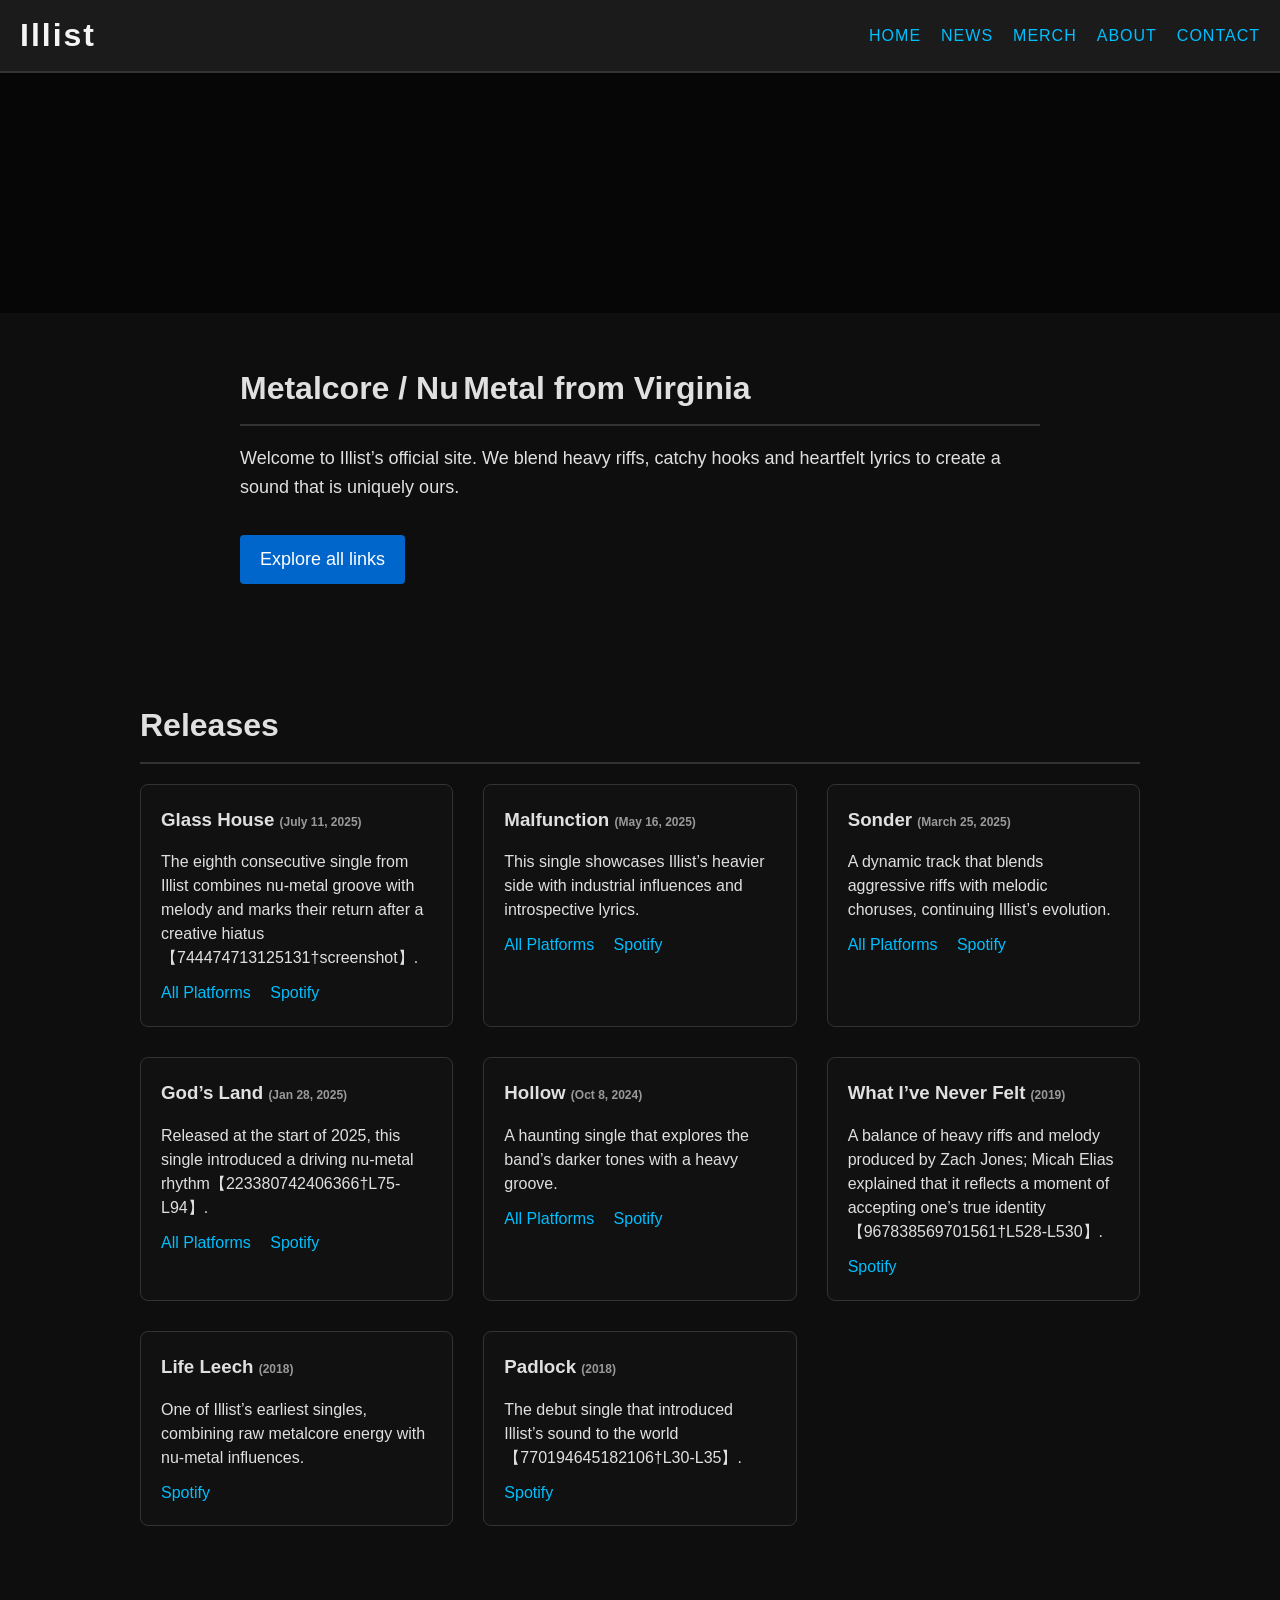
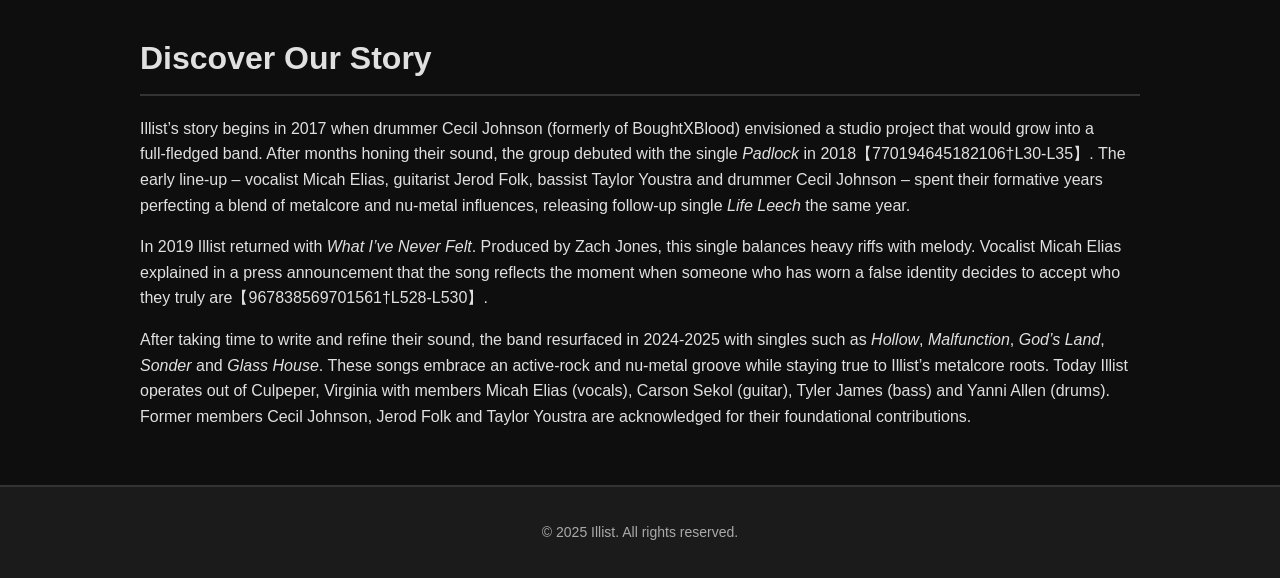
<file: index.html>
<!DOCTYPE html>
<html lang="en">
<head>
  <meta charset="UTF-8">
  <meta name="viewport" content="width=device-width, initial-scale=1.0">
  <title>Illist – Metalcore / Nu Metal from Virginia</title>
  <!-- Meta description for SEO and social sharing -->
  <meta name="description" content="Official website for Illist, a metalcore/nu metal band from Virginia. Explore news, releases, merchandise and contact information, and learn more about the band’s story.">
  <link rel="stylesheet" href="style.css">
  <!-- Inline styles used for the intro and releases grid (carried over from the original site) -->
  <style>
    /* Intro section styles */
    #intro {
      max-width: 800px;
      margin: 50px auto;
      text-align: left;
      padding: 0 20px;
    }
    #intro h2 {
      font-size: 32px;
      margin-bottom: 10px;
    }
    #intro p {
      font-size: 18px;
      line-height: 1.6;
    }
    #intro .btn {
      display: inline-block;
      margin-top: 15px;
      padding: 10px 20px;
      background-color: #0066cc;
      color: #fff;
      border-radius: 4px;
    }
    #intro .btn:hover {
      background-color: #0080ff;
    }
    /* Releases grid styles */
    .release-grid {
      display: grid;
      grid-template-columns: repeat(auto-fill, minmax(300px, 1fr));
      gap: 30px;
      margin-top: 20px;
    }
    .release-item {
      background-color: #111111;
      padding: 20px;
      border: 1px solid #333;
      border-radius: 8px;
    }
    .release-item h3 {
      margin-top: 0;
      margin-bottom: 5px;
    }
    .release-item small {
      color: #999;
      font-size: 12px;
    }
    .release-item p {
      margin-bottom: 10px;
      line-height: 1.5;
    }
    .release-item .links a {
      display: inline-block;
      margin-right: 15px;
      color: #00bfff;
    }
    .release-item .links a:hover {
      color: #66d9ff;
    }
  </style>
</head>
<body>
  <header>
    <h1>Illist</h1>
    <nav>
      <!-- Unified navigation across the site. Added News and Contact links and kept About dropdown for members -->
      <ul class="menu">
        <li><a href="index.html">Home</a></li>
        <li><a href="news.html">News</a></li>
        <li><a href="merch.html">Merch</a></li>
        <li>
          <a href="about.html">About</a>
          <ul class="submenu">
            <li><a href="micah.html">Micah Elias</a></li>
            <li><a href="carson.html">Carson Sekol</a></li>
            <li><a href="tyler.html">Tyler James</a></li>
            <li><a href="yanni.html">Yanni Allen</a></li>
            <li><a href="jerod.html">Jerod Folk</a></li>
            <li><a href="taylor.html">Taylor Youstra</a></li>
            <li><a href="cecil.html">Cecil Johnson</a></li>
          </ul>
        </li>
        <li><a href="contact.html">Contact</a></li>
      </ul>
    </nav>
  </header>

  <!-- Hero section uses a dark grunge background image via CSS. The content is kept minimal for visual impact. -->
  <div class="hero">
    <div class="hero-content">
      <!-- No headline here; the hero’s background image and overlay create atmosphere. -->
    </div>
  </div>

  <!-- Introductory section with tagline and link to the band’s Linktree -->
  <section id="intro">
    <h2>Metalcore / Nu Metal from Virginia</h2>
    <p>Welcome to Illist’s official site. We blend heavy riffs, catchy hooks and heartfelt lyrics to create a sound that is uniquely ours.</p>
    <p><a class="btn" href="https://linktr.ee/illist_band" target="_blank">Explore all links</a></p>
  </section>

  <!-- Releases listing from newest to oldest. Each item includes a release date, description and streaming links. -->
  <section id="releases">
    <h2>Releases</h2>
    <div class="release-grid">
      <div class="release-item">
        <h3>Glass House <small>(July 11, 2025)</small></h3>
        <p>The eighth consecutive single from Illist combines nu‑metal groove with melody and marks their return after a creative hiatus【744474713125131†screenshot】.</p>
        <div class="links">
          <a href="https://ffm.to/illistglasshouse" target="_blank">All Platforms</a>
          <a href="https://open.spotify.com/artist/4bZ7k4AkB3iS3TSi1lhoG" target="_blank">Spotify</a>
        </div>
      </div>
      <div class="release-item">
        <h3>Malfunction <small>(May 16, 2025)</small></h3>
        <p>This single showcases Illist’s heavier side with industrial influences and introspective lyrics.</p>
        <div class="links">
          <a href="https://ffm.to/illist-malfunction" target="_blank">All Platforms</a>
          <a href="https://open.spotify.com/artist/4bZ7k4AkB3iS3TSi1lhoG" target="_blank">Spotify</a>
        </div>
      </div>
      <div class="release-item">
        <h3>Sonder <small>(March 25, 2025)</small></h3>
        <p>A dynamic track that blends aggressive riffs with melodic choruses, continuing Illist’s evolution.</p>
        <div class="links">
          <a href="https://ffm.to/illist-sonder" target="_blank">All Platforms</a>
          <a href="https://open.spotify.com/artist/4bZ7k4AkB3iS3TSi1lhoG" target="_blank">Spotify</a>
        </div>
      </div>
      <div class="release-item">
        <h3>God’s Land <small>(Jan 28, 2025)</small></h3>
        <p>Released at the start of 2025, this single introduced a driving nu‑metal rhythm【223380742406366†L75-L94】.</p>
        <div class="links">
          <a href="https://ffm.to/illist-godsland" target="_blank">All Platforms</a>
          <a href="https://open.spotify.com/artist/4bZ7k4AkB3iS3TSi1lhoG" target="_blank">Spotify</a>
        </div>
      </div>
      <div class="release-item">
        <h3>Hollow <small>(Oct 8, 2024)</small></h3>
        <p>A haunting single that explores the band’s darker tones with a heavy groove.</p>
        <div class="links">
          <a href="https://ffm.to/illist-hollow" target="_blank">All Platforms</a>
          <a href="https://open.spotify.com/artist/4bZ7k4AkB3iS3TSi1lhoG" target="_blank">Spotify</a>
        </div>
      </div>
      <div class="release-item">
        <h3>What I’ve Never Felt <small>(2019)</small></h3>
        <p>A balance of heavy riffs and melody produced by Zach Jones; Micah Elias explained that it reflects a moment of accepting one’s true identity【967838569701561†L528-L530】.</p>
        <div class="links">
          <a href="https://open.spotify.com/artist/4bZ7k4AkB3iS3TSi1lhoG" target="_blank">Spotify</a>
        </div>
      </div>
      <div class="release-item">
        <h3>Life Leech <small>(2018)</small></h3>
        <p>One of Illist’s earliest singles, combining raw metalcore energy with nu‑metal influences.</p>
        <div class="links">
          <a href="https://open.spotify.com/artist/4bZ7k4AkB3iS3TSi1lhoG" target="_blank">Spotify</a>
        </div>
      </div>
      <div class="release-item">
        <h3>Padlock <small>(2018)</small></h3>
        <p>The debut single that introduced Illist’s sound to the world【770194645182106†L30-L35】.</p>
        <div class="links">
          <a href="https://open.spotify.com/artist/4bZ7k4AkB3iS3TSi1lhoG" target="_blank">Spotify</a>
        </div>
      </div>
    </div>
  </section>

  <!-- Story section summarising the band’s history with citations from credible sources -->
  <section id="story">
    <h2>Discover Our Story</h2>
    <p>Illist’s story begins in 2017 when drummer Cecil Johnson (formerly of BoughtXBlood) envisioned a studio project that would grow into a full‑fledged band. After months honing their sound, the group debuted with the single <em>Padlock</em> in 2018【770194645182106†L30-L35】. The early line‑up – vocalist Micah Elias, guitarist Jerod Folk, bassist Taylor Youstra and drummer Cecil Johnson – spent their formative years perfecting a blend of metalcore and nu‑metal influences, releasing follow‑up single <em>Life Leech</em> the same year.</p>
    <p>In 2019 Illist returned with <em>What I’ve Never Felt</em>. Produced by Zach Jones, this single balances heavy riffs with melody. Vocalist Micah Elias explained in a press announcement that the song reflects the moment when someone who has worn a false identity decides to accept who they truly are【967838569701561†L528-L530】.</p>
    <p>After taking time to write and refine their sound, the band resurfaced in 2024‑2025 with singles such as <em>Hollow</em>, <em>Malfunction</em>, <em>God’s Land</em>, <em>Sonder</em> and <em>Glass House</em>. These songs embrace an active‑rock and nu‑metal groove while staying true to Illist’s metalcore roots. Today Illist operates out of Culpeper, Virginia with members Micah Elias (vocals), Carson Sekol (guitar), Tyler James (bass) and Yanni Allen (drums). Former members Cecil Johnson, Jerod Folk and Taylor Youstra are acknowledged for their foundational contributions.</p>
  </section>

  <footer>
    <p>&copy; 2025 Illist. All rights reserved.</p>
  </footer>
</body>
</html>
</file>
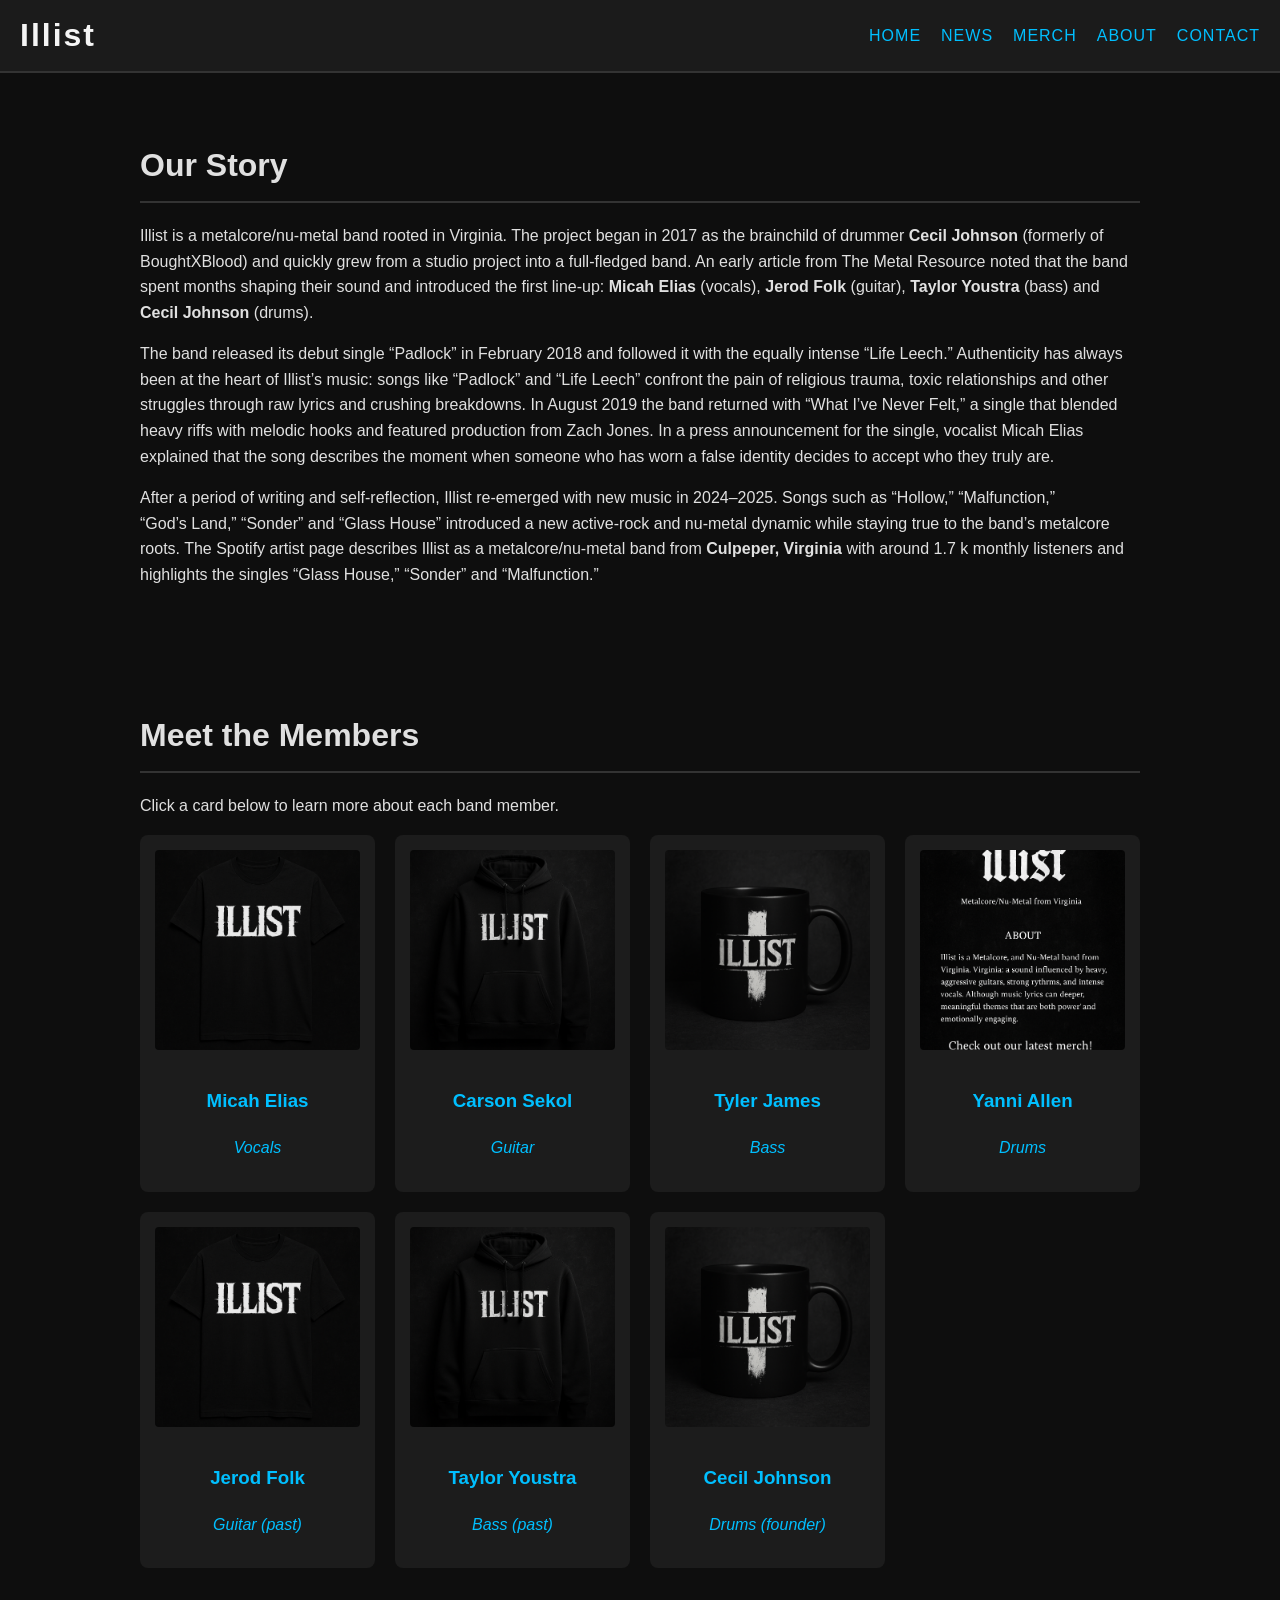
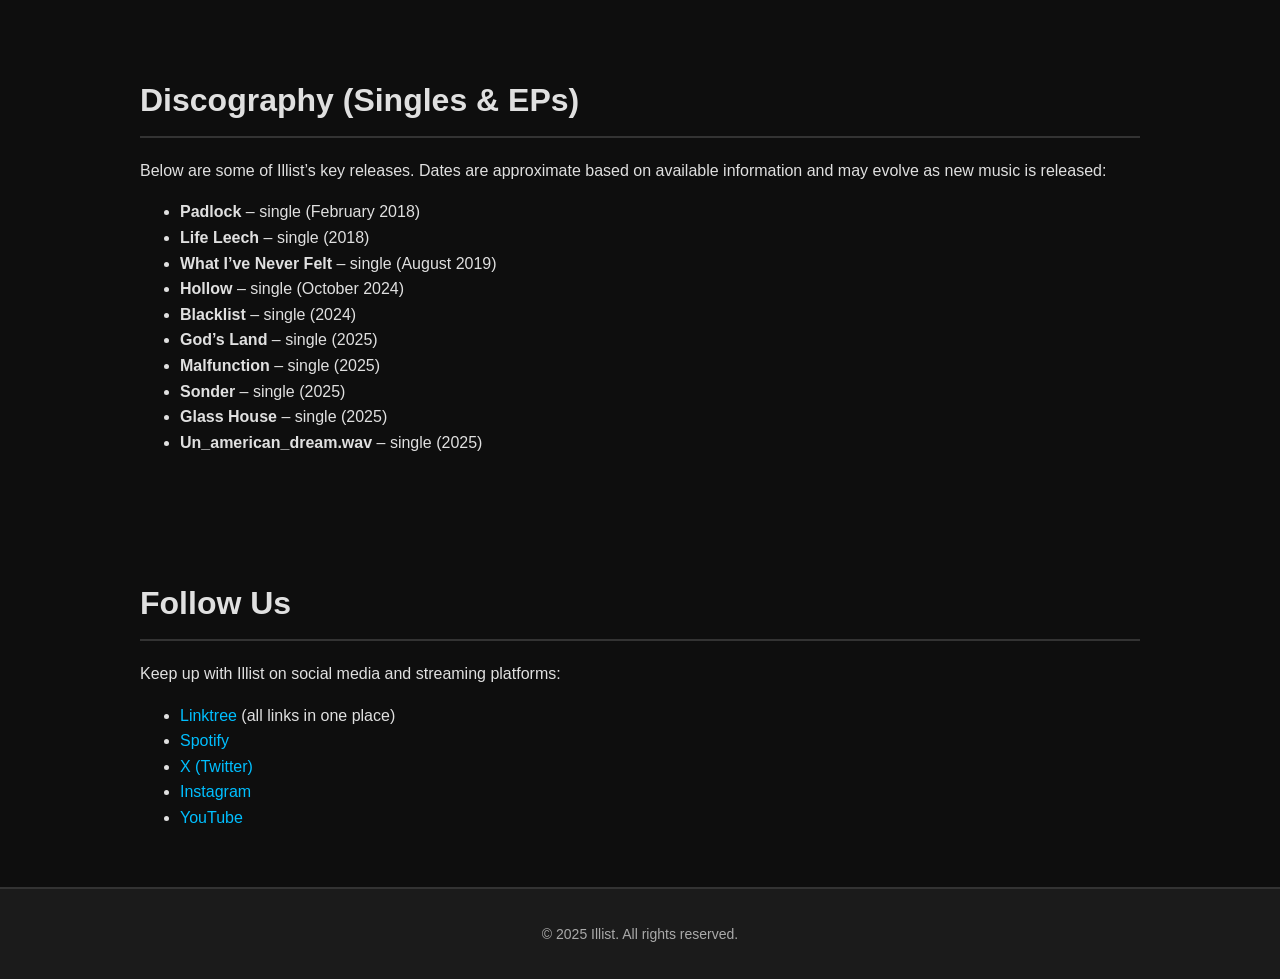
<file: about.html>
<!DOCTYPE html>
<html lang="en">
<head>
  <meta charset="UTF-8">
  <meta name="viewport" content="width=device-width, initial-scale=1.0">
  <title>About – Illist</title>
  <!-- Meta description for the About page -->
  <meta name="description" content="Learn about Illist’s history, members, discography and follow us on social media.">
  <link rel="stylesheet" href="style.css">
</head>
<body>
  <header>
    <h1>Illist</h1>
    <nav>
      <!-- Unified navigation across the site with News and Contact pages -->
      <ul class="menu">
        <li><a href="index.html">Home</a></li>
        <li><a href="news.html">News</a></li>
        <li><a href="merch.html">Merch</a></li>
        <li>
          <a href="about.html">About</a>
          <ul class="submenu">
            <li><a href="micah.html">Micah Elias</a></li>
            <li><a href="carson.html">Carson Sekol</a></li>
            <li><a href="tyler.html">Tyler James</a></li>
            <li><a href="yanni.html">Yanni Allen</a></li>
            <li><a href="jerod.html">Jerod Folk</a></li>
            <li><a href="taylor.html">Taylor Youstra</a></li>
            <li><a href="cecil.html">Cecil Johnson</a></li>
          </ul>
        </li>
        <li><a href="contact.html">Contact</a></li>
      </ul>
    </nav>
  </header>
  <section>
    <h2>Our Story</h2>
    <p>Illist is a metalcore/nu‑metal band rooted in Virginia. The project began in 2017 as the brainchild of drummer <strong>Cecil Johnson</strong> (formerly of BoughtXBlood) and quickly grew from a studio project into a full‑fledged band. An early article from The Metal Resource noted that the band spent months shaping their sound and introduced the first line‑up: <strong>Micah Elias</strong> (vocals), <strong>Jerod Folk</strong> (guitar), <strong>Taylor Youstra</strong> (bass) and <strong>Cecil Johnson</strong> (drums).</p>
    <p>The band released its debut single “Padlock” in February 2018 and followed it with the equally intense “Life Leech.” Authenticity has always been at the heart of Illist’s music: songs like “Padlock” and “Life Leech” confront the pain of religious trauma, toxic relationships and other struggles through raw lyrics and crushing breakdowns. In August 2019 the band returned with “What I’ve Never Felt,” a single that blended heavy riffs with melodic hooks and featured production from Zach Jones. In a press announcement for the single, vocalist Micah Elias explained that the song describes the moment when someone who has worn a false identity decides to accept who they truly are.</p>
    <p>After a period of writing and self‑reflection, Illist re‑emerged with new music in 2024–2025. Songs such as “Hollow,” “Malfunction,” “God’s Land,” “Sonder” and “Glass House” introduced a new active‑rock and nu‑metal dynamic while staying true to the band’s metalcore roots. The Spotify artist page describes Illist as a metalcore/nu‑metal band from <strong>Culpeper, Virginia</strong> with around 1.7 k monthly listeners and highlights the singles “Glass House,” “Sonder” and “Malfunction.”</p>
  </section>
  <section>
    <h2>Meet the Members</h2>
    <p>Click a card below to learn more about each band member.</p>
    <div class="members">
      <!-- Current line‑up cards linking to individual pages -->
      <a href="micah.html" class="member">
        <img src="tshirt.png" alt="Micah Elias portrait">
        <h3>Micah Elias</h3>
        <p><em>Vocals</em></p>
      </a>
      <a href="carson.html" class="member">
        <img src="hoodie.png" alt="Carson Sekol portrait">
        <h3>Carson Sekol</h3>
        <p><em>Guitar</em></p>
      </a>
      <a href="tyler.html" class="member">
        <img src="mug.png" alt="Tyler James portrait">
        <h3>Tyler James</h3>
        <p><em>Bass</em></p>
      </a>
      <a href="yanni.html" class="member">
        <img src="tote.png" alt="Yanni Allen portrait">
        <h3>Yanni Allen</h3>
        <p><em>Drums</em></p>
      </a>
      <!-- Past members cards -->
      <a href="jerod.html" class="member">
        <img src="tshirt.png" alt="Jerod Folk portrait">
        <h3>Jerod Folk</h3>
        <p><em>Guitar (past)</em></p>
      </a>
      <a href="taylor.html" class="member">
        <img src="hoodie.png" alt="Taylor Youstra portrait">
        <h3>Taylor Youstra</h3>
        <p><em>Bass (past)</em></p>
      </a>
      <a href="cecil.html" class="member">
        <img src="mug.png" alt="Cecil Johnson portrait">
        <h3>Cecil Johnson</h3>
        <p><em>Drums (founder)</em></p>
      </a>
    </div>
  </section>
  <section>
    <h2>Discography (Singles & EPs)</h2>
    <p>Below are some of Illist’s key releases. Dates are approximate based on available information and may evolve as new music is released:</p>
    <ul>
      <li><strong>Padlock</strong> – single (February 2018)</li>
      <li><strong>Life Leech</strong> – single (2018)</li>
      <li><strong>What I’ve Never Felt</strong> – single (August 2019)</li>
      <li><strong>Hollow</strong> – single (October 2024)</li>
      <li><strong>Blacklist</strong> – single (2024)</li>
      <li><strong>God’s Land</strong> – single (2025)</li>
      <li><strong>Malfunction</strong> – single (2025)</li>
      <li><strong>Sonder</strong> – single (2025)</li>
      <li><strong>Glass House</strong> – single (2025)</li>
      <li><strong>Un_american_dream.wav</strong> – single (2025)</li>
    </ul>
  </section>
  <section>
    <h2>Follow Us</h2>
    <p>Keep up with Illist on social media and streaming platforms:</p>
    <ul>
      <li><a href="https://linktr.ee/illist_band" target="_blank">Linktree</a> (all links in one place)</li>
      <li><a href="https://open.spotify.com/artist/4bZ7k4AkB3iS3TSi1lhoG" target="_blank">Spotify</a></li>
      <li><a href="https://x.com/illist_band" target="_blank">X (Twitter)</a></li>
      <li><a href="https://www.instagram.com/illist_band" target="_blank">Instagram</a></li>
      <li><a href="https://www.youtube.com/results?search_query=illist+band" target="_blank">YouTube</a></li>
    </ul>
  </section>
  <footer>
    <p>&copy; 2025 Illist. All rights reserved.</p>
  </footer>
</body>
</html>
</file>
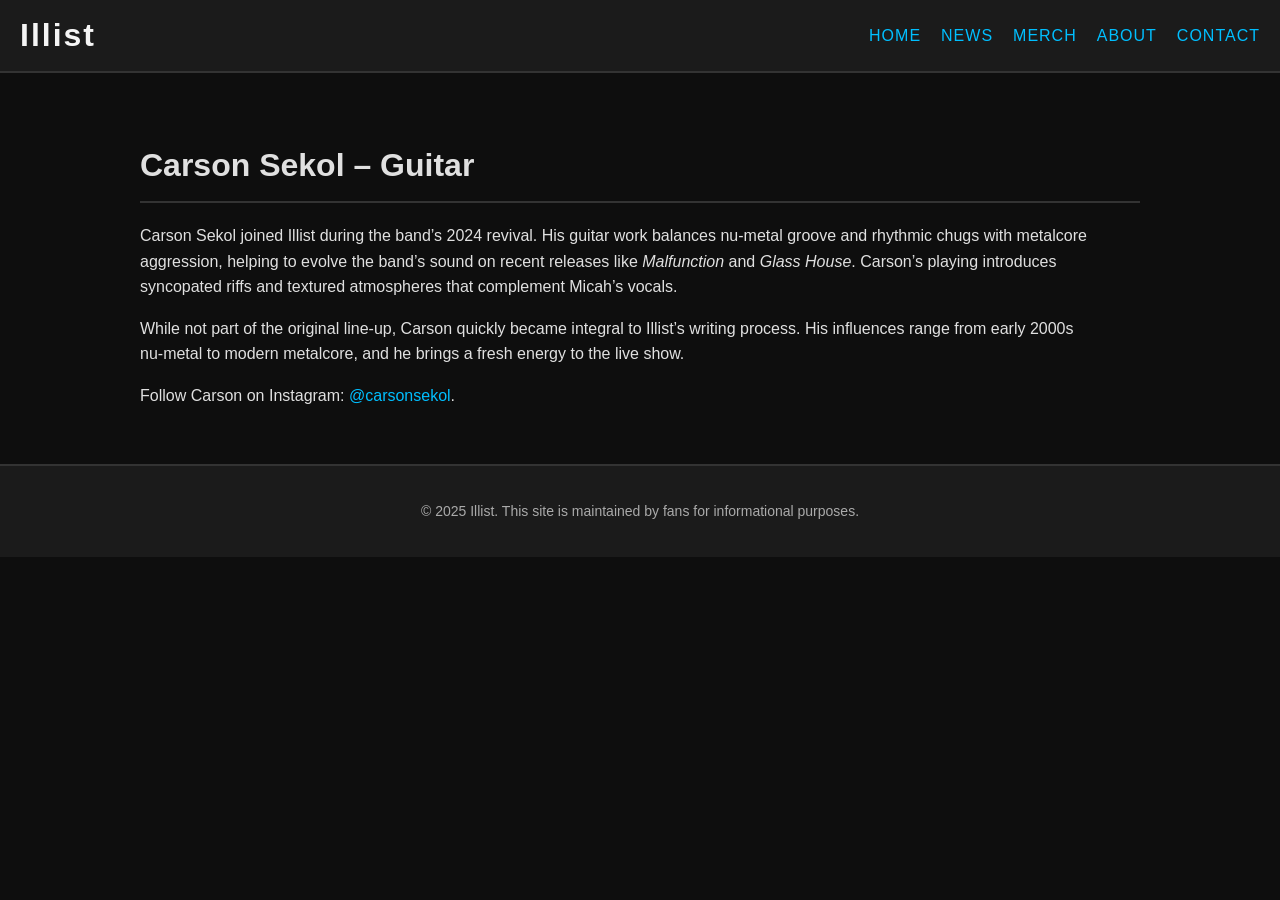
<file: carson.html>
<!DOCTYPE html>
<html lang="en">
<head>
  <meta charset="UTF-8">
  <meta name="viewport" content="width=device-width, initial-scale=1.0">
  <title>Carson Sekol – Illist</title>
  <link rel="stylesheet" href="style.css">
</head>
<body>
  <header>
    <h1>Illist</h1>
    <nav>
      <ul class="menu">
        <li><a href="index.html">Home</a></li>
        <li><a href="news.html">News</a></li>
        <li><a href="merch.html">Merch</a></li>
        <li>
          <a href="about.html">About</a>
          <ul class="submenu">
            <li><a href="micah.html">Micah Elias</a></li>
            <li><a href="carson.html">Carson Sekol</a></li>
            <li><a href="tyler.html">Tyler James</a></li>
            <li><a href="yanni.html">Yanni Allen</a></li>
            <li><a href="jerod.html">Jerod Folk</a></li>
            <li><a href="taylor.html">Taylor Youstra</a></li>
            <li><a href="cecil.html">Cecil Johnson</a></li>
          </ul>
        </li>
        <li><a href="contact.html">Contact</a></li>
      </ul>
    </nav>
  </header>
  <section>
    <h2>Carson Sekol – Guitar</h2>
    <p>Carson Sekol joined Illist during the band’s 2024 revival. His guitar work balances nu‑metal groove and rhythmic chugs with metalcore aggression, helping to evolve the band’s sound on recent releases like <em>Malfunction</em> and <em>Glass House</em>. Carson’s playing introduces syncopated riffs and textured atmospheres that complement Micah’s vocals.</p>
    <p>While not part of the original line‑up, Carson quickly became integral to Illist’s writing process. His influences range from early 2000s nu‑metal to modern metalcore, and he brings a fresh energy to the live show.</p>
    <p>Follow Carson on Instagram: <a href="https://www.instagram.com/carsonsekol" target="_blank">@carsonsekol</a>.</p>
  </section>
  <footer>
    <p>&copy; 2025 Illist. This site is maintained by fans for informational purposes.</p>
  </footer>
</body>
</html>
</file>
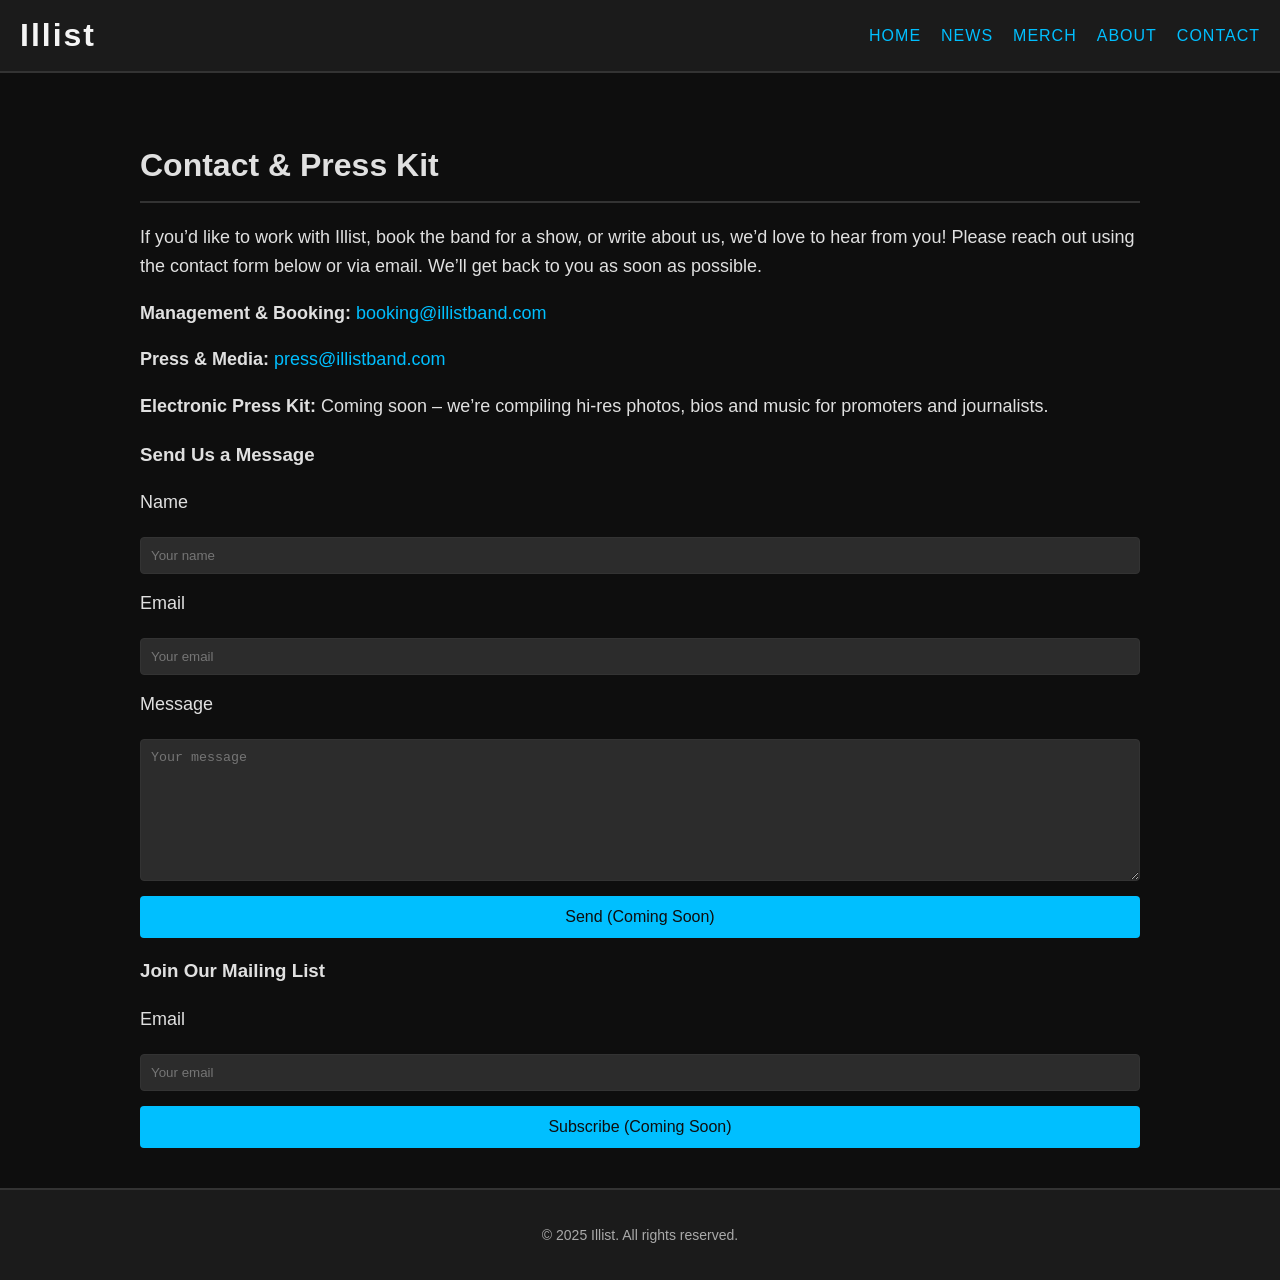
<file: contact.html>
<!DOCTYPE html>
<html lang="en">
<head>
  <meta charset="UTF-8">
  <meta name="viewport" content="width=device-width, initial-scale=1.0">
  <title>Contact – Illist</title>
  <!-- Meta description for the Contact page -->
  <meta name="description" content="Get in touch with Illist for booking, media inquiries or general questions. Join our mailing list and access the electronic press kit.">
  <link rel="stylesheet" href="style.css">
</head>
<body>
  <header>
    <h1>Illist</h1>
    <nav>
      <!-- Unified navigation with News and Contact -->
      <ul class="menu">
        <li><a href="index.html">Home</a></li>
        <li><a href="news.html">News</a></li>
        <li><a href="merch.html">Merch</a></li>
        <li>
          <a href="about.html">About</a>
          <ul class="submenu">
            <li><a href="micah.html">Micah Elias</a></li>
            <li><a href="carson.html">Carson Sekol</a></li>
            <li><a href="tyler.html">Tyler James</a></li>
            <li><a href="yanni.html">Yanni Allen</a></li>
            <li><a href="jerod.html">Jerod Folk</a></li>
            <li><a href="taylor.html">Taylor Youstra</a></li>
            <li><a href="cecil.html">Cecil Johnson</a></li>
          </ul>
        </li>
        <li><a href="contact.html">Contact</a></li>
      </ul>
    </nav>
  </header>
  <section id="contact">
    <h2>Contact &amp; Press Kit</h2>
    <div class="contact-info">
      <p>If you’d like to work with Illist, book the band for a show, or write about us, we’d love to hear from you! Please reach out using the contact form below or via email. We’ll get back to you as soon as possible.</p>
      <p><strong>Management &amp; Booking:</strong> <a href="mailto:booking@illistband.com">booking@illistband.com</a></p>
      <p><strong>Press &amp; Media:</strong> <a href="mailto:press@illistband.com">press@illistband.com</a></p>
      <p><strong>Electronic Press Kit:</strong> Coming soon – we’re compiling hi‑res photos, bios and music for promoters and journalists.</p>
    </div>
    <h3>Send Us a Message</h3>
    <form class="contact-form" onsubmit="return false;">
      <label for="name">Name</label>
      <input type="text" id="name" name="name" placeholder="Your name" disabled>
      <label for="email">Email</label>
      <input type="email" id="email" name="email" placeholder="Your email" disabled>
      <label for="message">Message</label>
      <textarea id="message" name="message" placeholder="Your message" disabled></textarea>
      <button type="submit" disabled>Send (Coming Soon)</button>
    </form>
    <h3>Join Our Mailing List</h3>
    <form class="contact-form" onsubmit="return false;">
      <label for="mail">Email</label>
      <input type="email" id="mail" name="mail" placeholder="Your email" disabled>
      <button type="submit" disabled>Subscribe (Coming Soon)</button>
    </form>
  </section>
  <footer>
    <p>&copy; 2025 Illist. All rights reserved.</p>
  </footer>
</body>
</html>
</file>
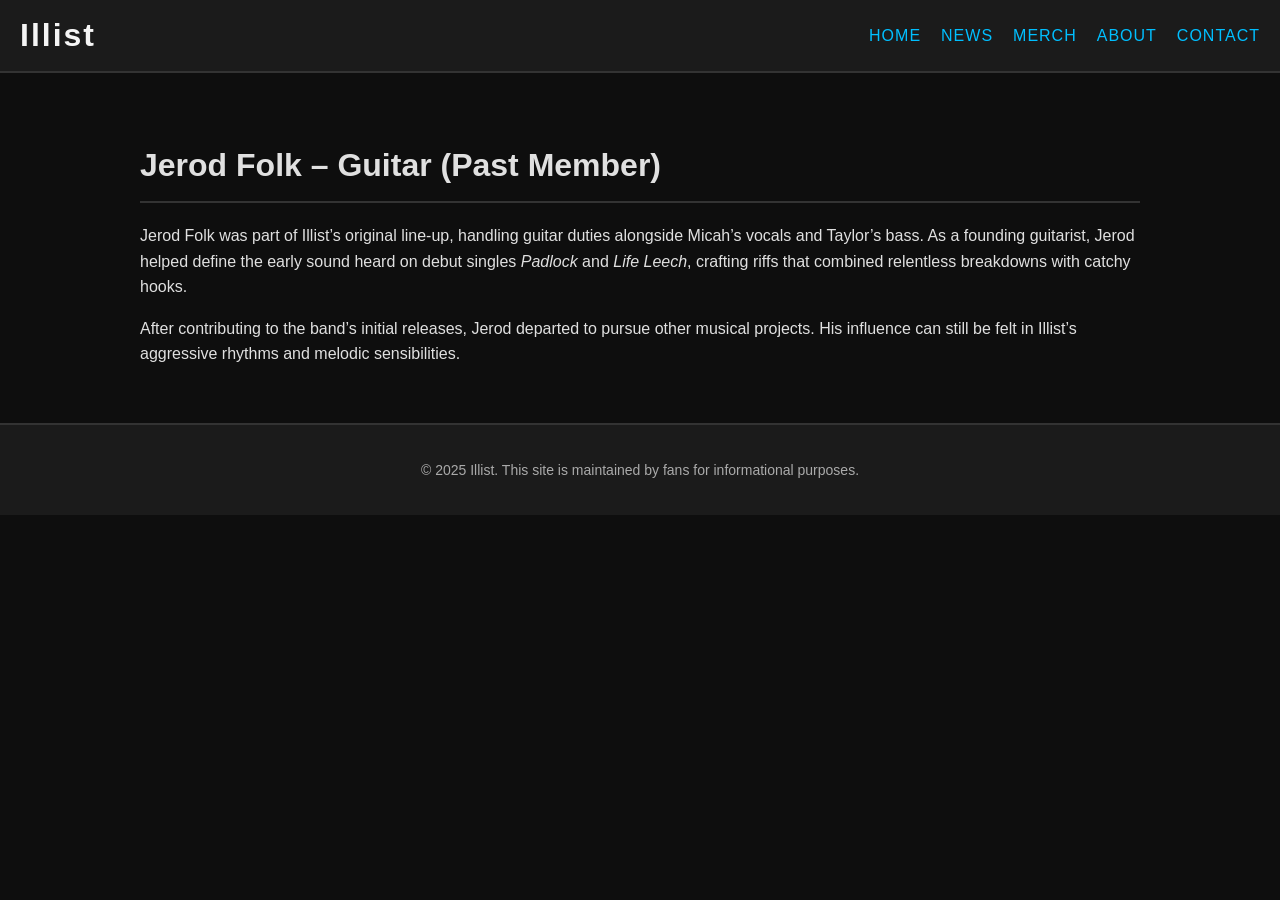
<file: jerod.html>
<!DOCTYPE html>
<html lang="en">
<head>
  <meta charset="UTF-8">
  <meta name="viewport" content="width=device-width, initial-scale=1.0">
  <title>Jerod Folk – Illist</title>
  <link rel="stylesheet" href="style.css">
</head>
<body>
  <header>
    <h1>Illist</h1>
    <nav>
      <ul class="menu">
        <li><a href="index.html">Home</a></li>
        <li><a href="news.html">News</a></li>
        <li><a href="merch.html">Merch</a></li>
        <li>
          <a href="about.html">About</a>
          <ul class="submenu">
            <li><a href="micah.html">Micah Elias</a></li>
            <li><a href="carson.html">Carson Sekol</a></li>
            <li><a href="tyler.html">Tyler James</a></li>
            <li><a href="yanni.html">Yanni Allen</a></li>
            <li><a href="jerod.html">Jerod Folk</a></li>
            <li><a href="taylor.html">Taylor Youstra</a></li>
            <li><a href="cecil.html">Cecil Johnson</a></li>
          </ul>
        </li>
        <li><a href="contact.html">Contact</a></li>
      </ul>
    </nav>
  </header>
  <section>
    <h2>Jerod Folk – Guitar (Past Member)</h2>
    <p>Jerod Folk was part of Illist’s original line‑up, handling guitar duties alongside Micah’s vocals and Taylor’s bass. As a founding guitarist, Jerod helped define the early sound heard on debut singles <em>Padlock</em> and <em>Life Leech</em>, crafting riffs that combined relentless breakdowns with catchy hooks.</p>
    <p>After contributing to the band’s initial releases, Jerod departed to pursue other musical projects. His influence can still be felt in Illist’s aggressive rhythms and melodic sensibilities.</p>
  </section>
  <footer>
    <p>&copy; 2025 Illist. This site is maintained by fans for informational purposes.</p>
  </footer>
</body>
</html>
</file>
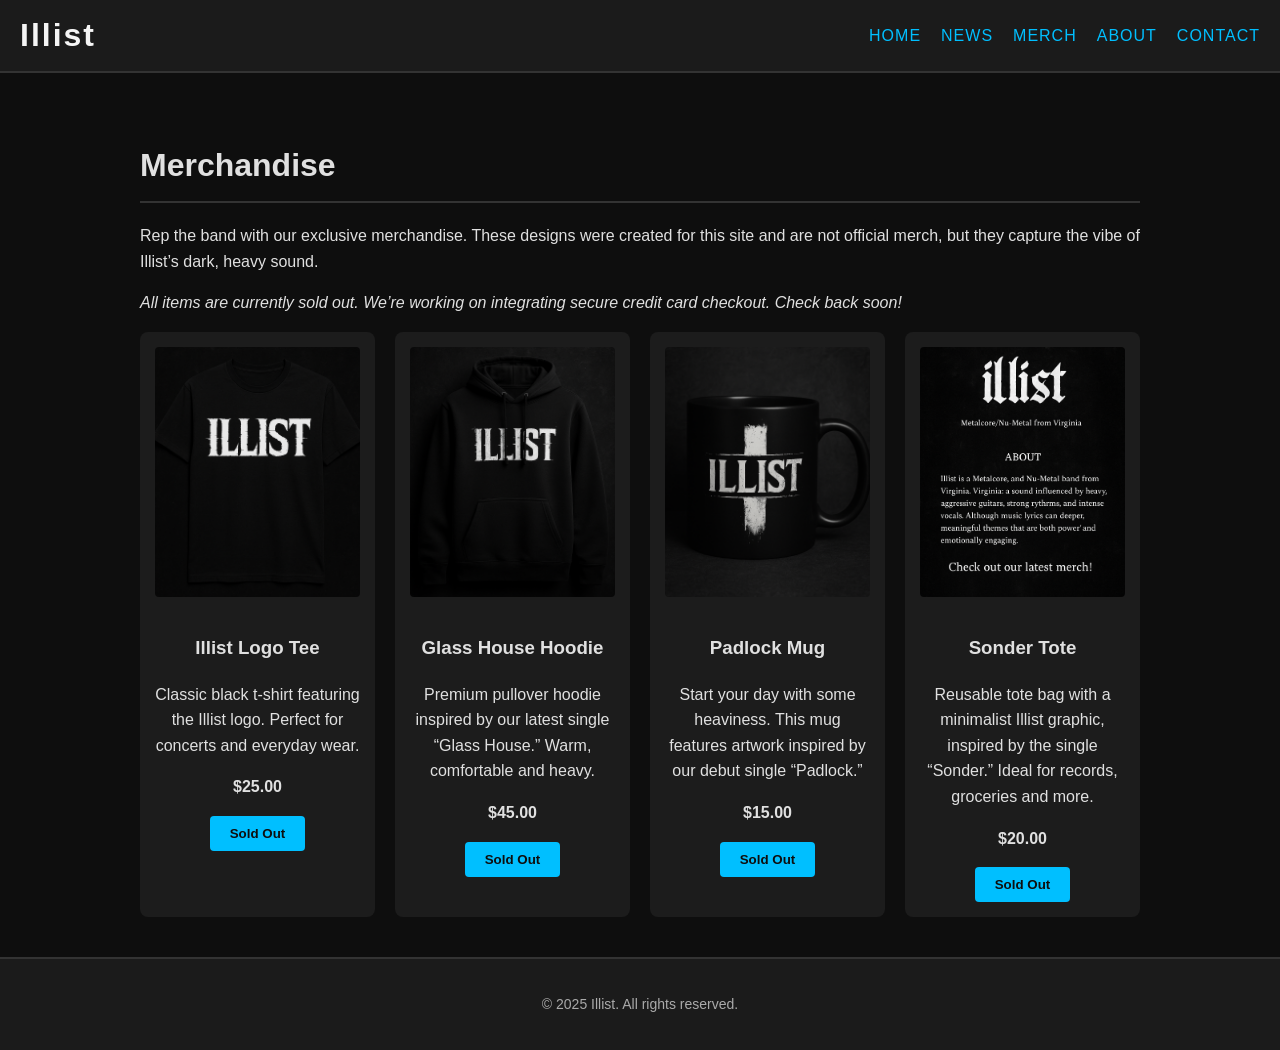
<file: merch.html>
<!DOCTYPE html>
<html lang="en">
<head>
  <meta charset="UTF-8">
  <meta name="viewport" content="width=device-width, initial-scale=1.0">
  <title>Merch – Illist</title>
  <!-- Meta description for the Merch page -->
  <meta name="description" content="Browse Illist’s merchandise. All items are currently sold out while we prepare a secure checkout.">
  <link rel="stylesheet" href="style.css">
</head>
<body>
  <header>
    <h1>Illist</h1>
    <nav>
      <!-- Unified navigation -->
      <ul class="menu">
        <li><a href="index.html">Home</a></li>
        <li><a href="news.html">News</a></li>
        <li><a href="merch.html">Merch</a></li>
        <li>
          <a href="about.html">About</a>
          <ul class="submenu">
            <li><a href="micah.html">Micah Elias</a></li>
            <li><a href="carson.html">Carson Sekol</a></li>
            <li><a href="tyler.html">Tyler James</a></li>
            <li><a href="yanni.html">Yanni Allen</a></li>
            <li><a href="jerod.html">Jerod Folk</a></li>
            <li><a href="taylor.html">Taylor Youstra</a></li>
            <li><a href="cecil.html">Cecil Johnson</a></li>
          </ul>
        </li>
        <li><a href="contact.html">Contact</a></li>
      </ul>
    </nav>
  </header>
  <section>
    <h2>Merchandise</h2>
    <p>Rep the band with our exclusive merchandise. These designs were created for this site and are not official merch, but they capture the vibe of Illist’s dark, heavy sound.</p>
    <!-- Sold out notice -->
    <p><em>All items are currently sold out. We’re working on integrating secure credit card checkout. Check back soon!</em></p>
    <div class="merch-grid">
      <!-- T‑Shirt -->
      <div class="merch-item">
        <img src="tshirt.png" alt="Illist T‑Shirt">
        <h3>Illist Logo Tee</h3>
        <p>Classic black t‑shirt featuring the Illist logo. Perfect for concerts and everyday wear.</p>
        <p><strong>$25.00</strong></p>
        <button type="button" disabled>Sold Out</button>
      </div>
      <!-- Hoodie -->
      <div class="merch-item">
        <img src="hoodie.png" alt="Illist Hoodie">
        <h3>Glass House Hoodie</h3>
        <p>Premium pullover hoodie inspired by our latest single “Glass House.” Warm, comfortable and heavy.</p>
        <p><strong>$45.00</strong></p>
        <button type="button" disabled>Sold Out</button>
      </div>
      <!-- Mug -->
      <div class="merch-item">
        <img src="mug.png" alt="Illist Mug">
        <h3>Padlock Mug</h3>
        <p>Start your day with some heaviness. This mug features artwork inspired by our debut single “Padlock.”</p>
        <p><strong>$15.00</strong></p>
        <button type="button" disabled>Sold Out</button>
      </div>
      <!-- Tote Bag -->
      <div class="merch-item">
        <img src="tote.png" alt="Illist Tote Bag">
        <h3>Sonder Tote</h3>
        <p>Reusable tote bag with a minimalist Illist graphic, inspired by the single “Sonder.” Ideal for records, groceries and more.</p>
        <p><strong>$20.00</strong></p>
        <button type="button" disabled>Sold Out</button>
      </div>
    </div>
  </section>
  <footer>
    <p>&copy; 2025 Illist. All rights reserved.</p>
  </footer>
</body>
</html>
</file>
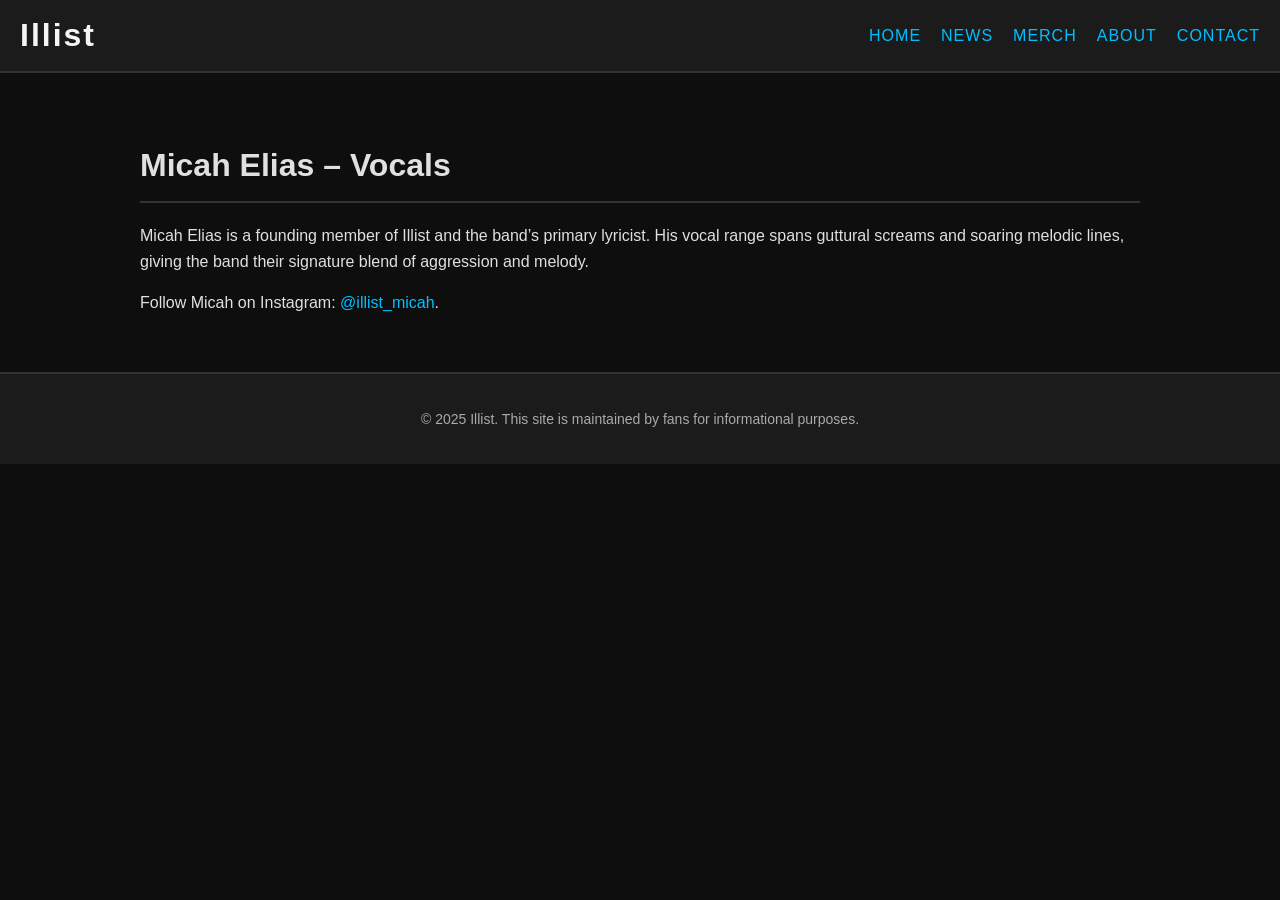
<file: micah.html>
<!DOCTYPE html>
<html lang="en">
<head>
  <meta charset="UTF-8">
  <meta name="viewport" content="width=device-width, initial-scale=1.0">
  <title>Micah Elias – Illist</title>
  <meta name="description" content="Profile of Micah Elias, vocalist of Illist. Learn about his role and follow him on social media.">
  <link rel="stylesheet" href="style.css">
</head>
<body>
  <header>
    <h1>Illist</h1>
    <nav>
      <ul class="menu">
        <li><a href="index.html">Home</a></li>
        <li><a href="news.html">News</a></li>
        <li><a href="merch.html">Merch</a></li>
        <li>
          <a href="about.html">About</a>
          <ul class="submenu">
            <li><a href="micah.html">Micah Elias</a></li>
            <li><a href="carson.html">Carson Sekol</a></li>
            <li><a href="tyler.html">Tyler James</a></li>
            <li><a href="yanni.html">Yanni Allen</a></li>
            <li><a href="jerod.html">Jerod Folk</a></li>
            <li><a href="taylor.html">Taylor Youstra</a></li>
            <li><a href="cecil.html">Cecil Johnson</a></li>
          </ul>
        </li>
        <li><a href="contact.html">Contact</a></li>
      </ul>
    </nav>
  </header>
  <section>
    <h2>Micah Elias – Vocals</h2>
    <p>Micah Elias is a founding member of Illist and the band’s primary lyricist. His vocal range spans guttural screams and soaring melodic lines, giving the band their signature blend of aggression and melody.</p>
    <p>Follow Micah on Instagram: <a href="https://www.instagram.com/illist_micah" target="_blank">@illist_micah</a>.</p>
  </section>
  <footer>
    <p>&copy; 2025 Illist. This site is maintained by fans for informational purposes.</p>
  </footer>
</body>
</html>
</file>
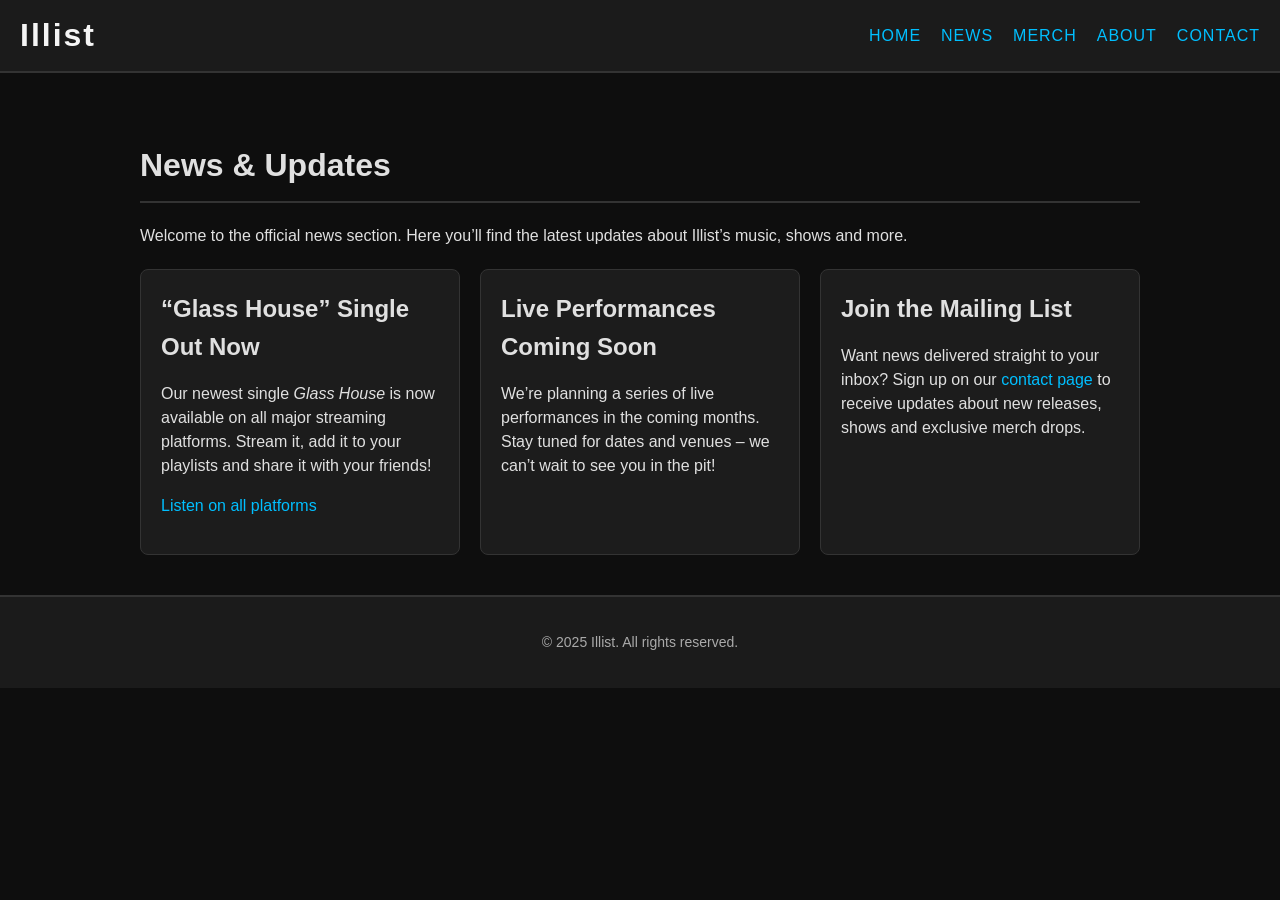
<file: news.html>
<!DOCTYPE html>
<html lang="en">
<head>
  <meta charset="UTF-8">
  <meta name="viewport" content="width=device-width, initial-scale=1.0">
  <title>News – Illist</title>
  <!-- Meta description for the News page -->
  <meta name="description" content="Stay up to date with the latest news, releases and announcements from Illist.">
  <link rel="stylesheet" href="style.css">
</head>
<body>
  <header>
    <h1>Illist</h1>
    <nav>
      <!-- Unified navigation for all pages -->
      <ul class="menu">
        <li><a href="index.html">Home</a></li>
        <li><a href="news.html">News</a></li>
        <li><a href="merch.html">Merch</a></li>
        <li>
          <a href="about.html">About</a>
          <ul class="submenu">
            <li><a href="micah.html">Micah Elias</a></li>
            <li><a href="carson.html">Carson Sekol</a></li>
            <li><a href="tyler.html">Tyler James</a></li>
            <li><a href="yanni.html">Yanni Allen</a></li>
            <li><a href="jerod.html">Jerod Folk</a></li>
            <li><a href="taylor.html">Taylor Youstra</a></li>
            <li><a href="cecil.html">Cecil Johnson</a></li>
          </ul>
        </li>
        <li><a href="contact.html">Contact</a></li>
      </ul>
    </nav>
  </header>
  <section id="news">
    <h2>News &amp; Updates</h2>
    <p>Welcome to the official news section. Here you’ll find the latest updates about Illist’s music, shows and more.</p>
    <div class="news-grid">
      <div class="news-item">
        <h3>“Glass House” Single Out Now</h3>
        <p>Our newest single <em>Glass House</em> is now available on all major streaming platforms. Stream it, add it to your playlists and share it with your friends!</p>
        <p><a href="https://ffm.to/illistglasshouse" target="_blank">Listen on all platforms</a></p>
      </div>
      <div class="news-item">
        <h3>Live Performances Coming Soon</h3>
        <p>We’re planning a series of live performances in the coming months. Stay tuned for dates and venues – we can’t wait to see you in the pit!</p>
      </div>
      <div class="news-item">
        <h3>Join the Mailing List</h3>
        <p>Want news delivered straight to your inbox? Sign up on our <a href="contact.html">contact page</a> to receive updates about new releases, shows and exclusive merch drops.</p>
      </div>
    </div>
  </section>
  <footer>
    <p>&copy; 2025 Illist. All rights reserved.</p>
  </footer>
</body>
</html>
</file>
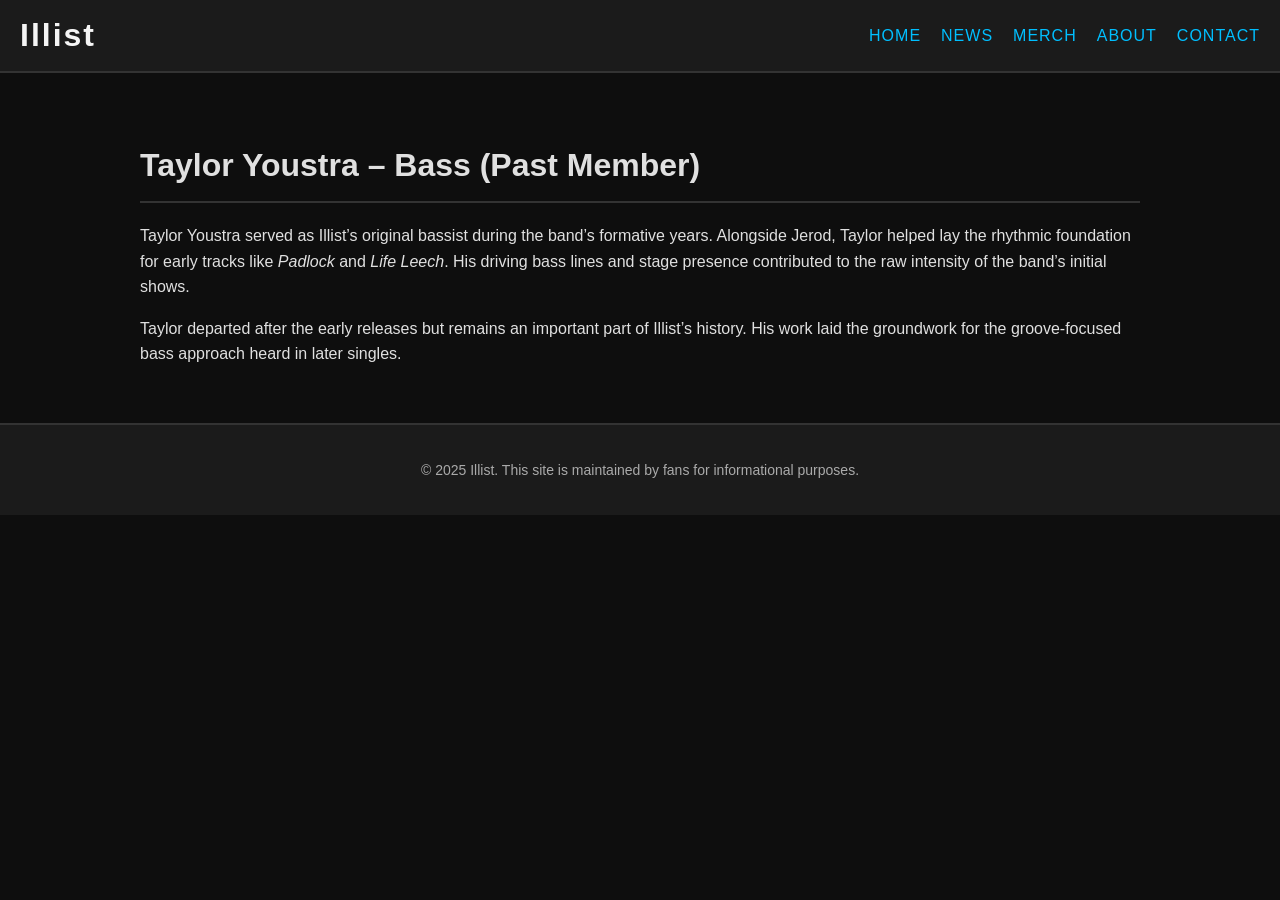
<file: taylor.html>
<!DOCTYPE html>
<html lang="en">
<head>
  <meta charset="UTF-8">
  <meta name="viewport" content="width=device-width, initial-scale=1.0">
  <title>Taylor Youstra – Illist</title>
  <link rel="stylesheet" href="style.css">
</head>
<body>
  <header>
    <h1>Illist</h1>
    <nav>
      <ul class="menu">
        <li><a href="index.html">Home</a></li>
        <li><a href="news.html">News</a></li>
        <li><a href="merch.html">Merch</a></li>
        <li>
          <a href="about.html">About</a>
          <ul class="submenu">
            <li><a href="micah.html">Micah Elias</a></li>
            <li><a href="carson.html">Carson Sekol</a></li>
            <li><a href="tyler.html">Tyler James</a></li>
            <li><a href="yanni.html">Yanni Allen</a></li>
            <li><a href="jerod.html">Jerod Folk</a></li>
            <li><a href="taylor.html">Taylor Youstra</a></li>
            <li><a href="cecil.html">Cecil Johnson</a></li>
          </ul>
        </li>
        <li><a href="contact.html">Contact</a></li>
      </ul>
    </nav>
  </header>
  <section>
    <h2>Taylor Youstra – Bass (Past Member)</h2>
    <p>Taylor Youstra served as Illist’s original bassist during the band’s formative years. Alongside Jerod, Taylor helped lay the rhythmic foundation for early tracks like <em>Padlock</em> and <em>Life Leech</em>. His driving bass lines and stage presence contributed to the raw intensity of the band’s initial shows.</p>
    <p>Taylor departed after the early releases but remains an important part of Illist’s history. His work laid the groundwork for the groove‑focused bass approach heard in later singles.</p>
  </section>
  <footer>
    <p>&copy; 2025 Illist. This site is maintained by fans for informational purposes.</p>
  </footer>
</body>
</html>
</file>
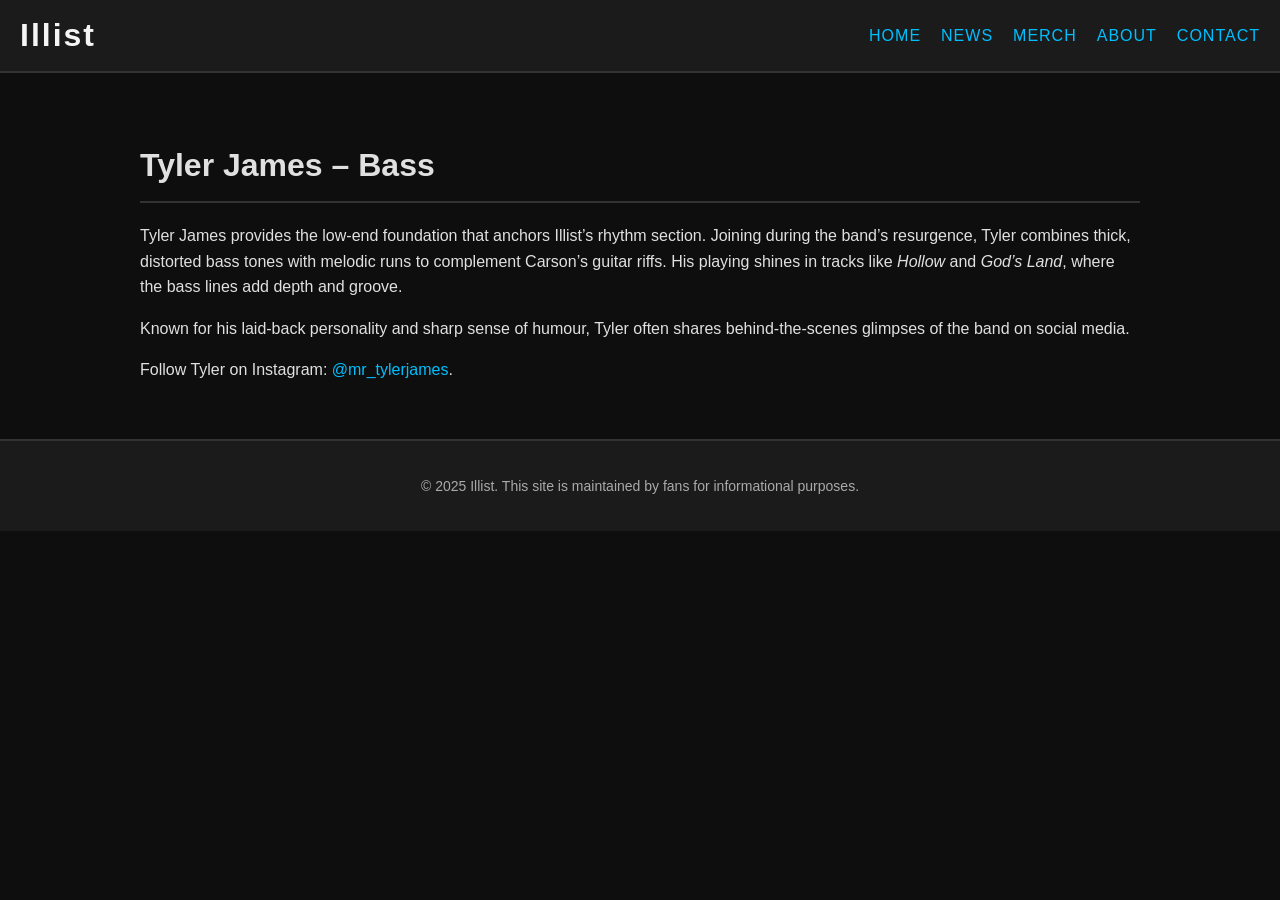
<file: tyler.html>
<!DOCTYPE html>
<html lang="en">
<head>
  <meta charset="UTF-8">
  <meta name="viewport" content="width=device-width, initial-scale=1.0">
  <title>Tyler James – Illist</title>
  <link rel="stylesheet" href="style.css">
</head>
<body>
  <header>
    <h1>Illist</h1>
    <nav>
      <ul class="menu">
        <li><a href="index.html">Home</a></li>
        <li><a href="news.html">News</a></li>
        <li><a href="merch.html">Merch</a></li>
        <li>
          <a href="about.html">About</a>
          <ul class="submenu">
            <li><a href="micah.html">Micah Elias</a></li>
            <li><a href="carson.html">Carson Sekol</a></li>
            <li><a href="tyler.html">Tyler James</a></li>
            <li><a href="yanni.html">Yanni Allen</a></li>
            <li><a href="jerod.html">Jerod Folk</a></li>
            <li><a href="taylor.html">Taylor Youstra</a></li>
            <li><a href="cecil.html">Cecil Johnson</a></li>
          </ul>
        </li>
        <li><a href="contact.html">Contact</a></li>
      </ul>
    </nav>
  </header>
  <section>
    <h2>Tyler James – Bass</h2>
    <p>Tyler James provides the low‑end foundation that anchors Illist’s rhythm section. Joining during the band’s resurgence, Tyler combines thick, distorted bass tones with melodic runs to complement Carson’s guitar riffs. His playing shines in tracks like <em>Hollow</em> and <em>God’s Land</em>, where the bass lines add depth and groove.</p>
    <p>Known for his laid‑back personality and sharp sense of humour, Tyler often shares behind‑the‑scenes glimpses of the band on social media.</p>
    <p>Follow Tyler on Instagram: <a href="https://www.instagram.com/mr_tylerjames" target="_blank">@mr_tylerjames</a>.</p>
  </section>
  <footer>
    <p>&copy; 2025 Illist. This site is maintained by fans for informational purposes.</p>
  </footer>
</body>
</html>
</file>
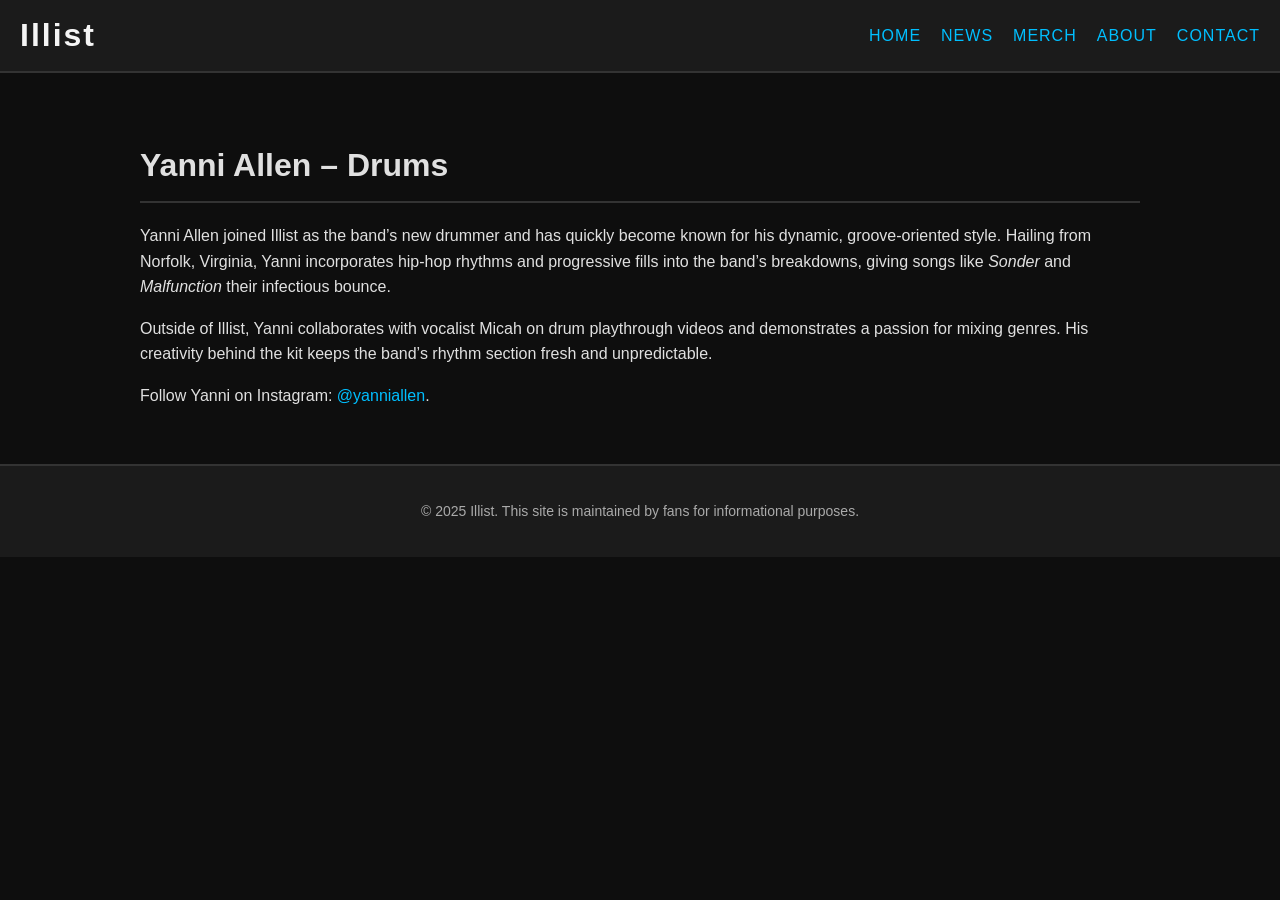
<file: yanni.html>
<!DOCTYPE html>
<html lang="en">
<head>
  <meta charset="UTF-8">
  <meta name="viewport" content="width=device-width, initial-scale=1.0">
  <title>Yanni Allen – Illist</title>
  <link rel="stylesheet" href="style.css">
</head>
<body>
  <header>
    <h1>Illist</h1>
    <nav>
      <ul class="menu">
        <li><a href="index.html">Home</a></li>
        <li><a href="news.html">News</a></li>
        <li><a href="merch.html">Merch</a></li>
        <li>
          <a href="about.html">About</a>
          <ul class="submenu">
            <li><a href="micah.html">Micah Elias</a></li>
            <li><a href="carson.html">Carson Sekol</a></li>
            <li><a href="tyler.html">Tyler James</a></li>
            <li><a href="yanni.html">Yanni Allen</a></li>
            <li><a href="jerod.html">Jerod Folk</a></li>
            <li><a href="taylor.html">Taylor Youstra</a></li>
            <li><a href="cecil.html">Cecil Johnson</a></li>
          </ul>
        </li>
        <li><a href="contact.html">Contact</a></li>
      </ul>
    </nav>
  </header>
  <section>
    <h2>Yanni Allen – Drums</h2>
    <p>Yanni Allen joined Illist as the band’s new drummer and has quickly become known for his dynamic, groove‑oriented style. Hailing from Norfolk, Virginia, Yanni incorporates hip‑hop rhythms and progressive fills into the band’s breakdowns, giving songs like <em>Sonder</em> and <em>Malfunction</em> their infectious bounce.</p>
    <p>Outside of Illist, Yanni collaborates with vocalist Micah on drum playthrough videos and demonstrates a passion for mixing genres. His creativity behind the kit keeps the band’s rhythm section fresh and unpredictable.</p>
    <p>Follow Yanni on Instagram: <a href="https://www.instagram.com/yanniallen" target="_blank">@yanniallen</a>.</p>
  </section>
  <footer>
    <p>&copy; 2025 Illist. This site is maintained by fans for informational purposes.</p>
  </footer>
</body>
</html>
</file>
<file: style.css>
/* Global Styles for Illist band website */

body {
  margin: 0;
  font-family: 'Arial', sans-serif;
  color: #e0e0e0;
  background-color: #0e0e0e;
  line-height: 1.6;
}

a {
  color: #00bfff;
  text-decoration: none;
}

a:hover {
  color: #66d9ff;
}

/* Navigation Bar */
/*
 * Navigation Bar and Dropdowns
 *
 * The header contains the site title and a horizontal navigation menu. A dropdown
 * menu is implemented for the About section so that hovering over the item
 * reveals links to each band member. The top bar is styled with a dark
 * background and subtle border accents to fit the nu‑metal aesthetic.
 */
header {
  background-color: #1b1b1b;
  padding: 10px 20px;
  display: flex;
  justify-content: space-between;
  align-items: center;
  border-bottom: 2px solid #333;
}

header h1 {
  margin: 0;
  font-size: 32px;
  letter-spacing: 2px;
  font-weight: bold;
  color: #f5f5f5;
}

nav ul.menu {
  list-style-type: none;
  margin: 0;
  padding: 0;
  display: flex;
}

nav ul.menu > li {
  position: relative;
  margin-left: 20px;
}

nav ul.menu a {
  font-size: 16px;
  text-transform: uppercase;
  letter-spacing: 1px;
}

/* Submenu styling */
nav ul.menu li ul.submenu {
  display: none;
  position: absolute;
  top: 100%;
  left: 0;
  background-color: #1c1c1c;
  border: 1px solid #333;
  border-radius: 4px;
  list-style-type: none;
  min-width: 180px;
  padding: 10px 0;
  z-index: 1000;
}

nav ul.menu li:hover > ul.submenu {
  display: block;
}

nav ul.menu li ul.submenu li {
  margin: 0;
}

nav ul.menu li ul.submenu li a {
  display: block;
  padding: 8px 20px;
  font-size: 14px;
  white-space: nowrap;
  color: #e0e0e0;
}

nav ul.menu li ul.submenu li a:hover {
  background-color: #333;
}

/*
 * Hero Section
 *
 * The hero uses the generated band image as a background with a dark overlay
 * gradient to maintain contrast. Content is centered within a wrapper so that
 * text remains legible on larger displays. Adjust padding to create space
 * around the headline and tagline.
 */
.hero {
  position: relative;
  /*
   * Use a data URI for the hero background so that we don't need to load an
   * external image file. The JPEG below is a compressed version of our band
   * photo (resized and reduced quality) encoded in base64. Embedding the
   * image directly in the CSS avoids issues with uploading binary files to
   * GitHub and ensures the site renders consistently on GitHub Pages.
   */
  background: linear-gradient(rgba(0, 0, 0, 0.6), rgba(0, 0, 0, 0.6)), url('[data-uri][... TRUNCATED ...]');
  background-size: cover;
  background-position: center;
  color: #ffffff;
  padding: 120px 20px;
  text-align: center;
}

.hero-content {
  max-width: 900px;
  margin: 0 auto;
}

.hero h2 {
  font-size: 52px;
  margin-bottom: 15px;
  font-weight: 700;
}

.hero p {
  font-size: 20px;
  max-width: 800px;
  margin: 0 auto;
}

/* Spotify section */
#spotify {
  text-align: center;
}

#spotify .spotify-card {
  width: 100%;
  max-width: 500px;
  display: block;
  margin: 20px auto;
  border-radius: 12px;
  box-shadow: 0 4px 8px rgba(0, 0, 0, 0.4);
}

/* Section styles */
section {
  padding: 40px 20px;
  max-width: 1000px;
  margin: 0 auto;
}

section h2 {
  font-size: 32px;
  margin-bottom: 20px;
  border-bottom: 2px solid #333;
  padding-bottom: 10px;
}

.members {
  display: grid;
  grid-template-columns: repeat(auto-fit, minmax(200px, 1fr));
  gap: 20px;
}

.member {
  background-color: #1c1c1c;
  padding: 15px;
  border-radius: 8px;
  text-align: center;
}

.member img {
  width: 100%;
  height: 200px;
  object-fit: cover;
  border-radius: 4px;
  margin-bottom: 10px;
}

.merch-grid {
  display: grid;
  grid-template-columns: repeat(auto-fit, minmax(220px, 1fr));
  gap: 20px;
}

.merch-item {
  background-color: #1c1c1c;
  padding: 15px;
  border-radius: 8px;
  text-align: center;
}

.merch-item img {
  width: 100%;
  height: 250px;
  object-fit: cover;
  border-radius: 4px;
  margin-bottom: 10px;
}

.merch-item button {
  padding: 10px 20px;
  background-color: #00bfff;
  border: none;
  border-radius: 4px;
  color: #0e0e0e;
  font-weight: bold;
  cursor: pointer;
  transition: background-color 0.3s;
}

.merch-item button:hover {
  background-color: #66d9ff;
}

/* Footer */
footer {
  background-color: #1b1b1b;
  color: #aaaaaa;
  padding: 20px;
  text-align: center;
  font-size: 14px;
  border-top: 2px solid #333;
}

.social-links a {
  margin: 0 10px;
  display: inline-block;
}

.social-links img {
  width: 24px;
  height: 24px;
  vertical-align: middle;
}

/* Contact Page Styles */
/*
 * The contact page introduces a simple form for fans and industry professionals to get in
 * touch with the band. Inputs are styled to match the dark aesthetic of the site.
 * We disable the submit button since no back‑end is configured – this is a front‑end
 * placeholder. There is also a mailing list sign‑up using a single email input.
 */
.contact-info p {
  font-size: 18px;
  margin-bottom: 15px;
}
.contact-form {
  display: flex;
  flex-direction: column;
  gap: 15px;
}
.contact-form label {
  font-size: 18px;
  margin-bottom: 5px;
}
.contact-form input,
.contact-form textarea {
  padding: 10px;
  border: 1px solid #333;
  border-radius: 4px;
  background-color: #2c2c2c;
  color: #e0e0e0;
}
.contact-form textarea {
  min-height: 120px;
  resize: vertical;
}
.contact-form button {
  padding: 12px;
  font-size: 16px;
  background-color: #00bfff;
  color: #0e0e0e;
  border: none;
  border-radius: 4px;
  cursor: not-allowed;
}

/* News Page Styles */
/*
 * A responsive grid for the news page. Each news item appears in its own card
 * with a heading and summary. Adjust grid columns based on available space.
 */
.news-grid {
  display: grid;
  grid-template-columns: repeat(auto-fit, minmax(260px, 1fr));
  gap: 20px;
  margin-top: 20px;
}
.news-item {
  background-color: #1c1c1c;
  padding: 20px;
  border: 1px solid #333;
  border-radius: 8px;
}
.news-item h3 {
  margin-top: 0;
  margin-bottom: 10px;
  font-size: 24px;
}
.news-item p {
  font-size: 16px;
  line-height: 1.5;
}
</file>
